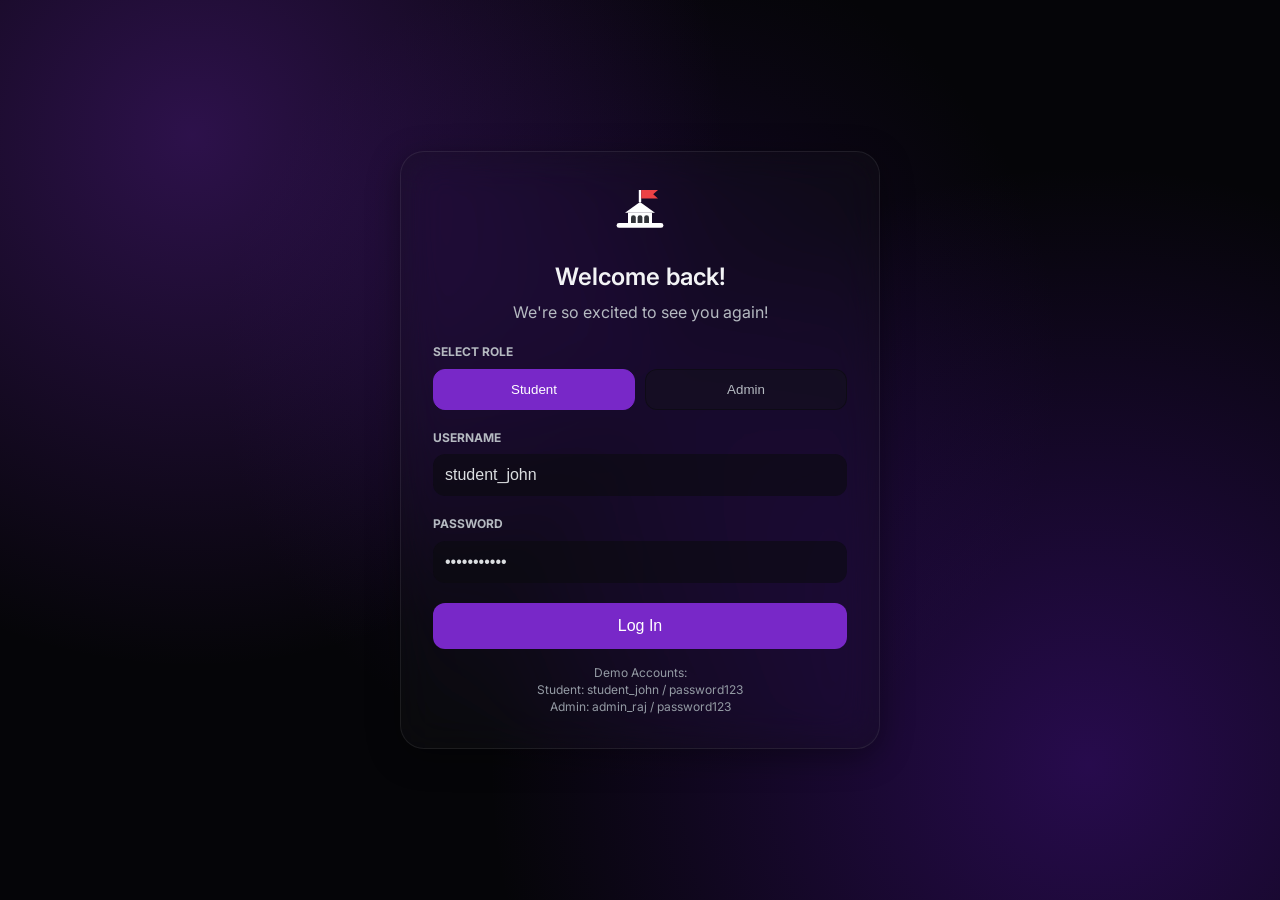
<file: index.html>
<!DOCTYPE html>
<html lang="en">

<head>
  <meta charset="UTF-8">
  <meta name="viewport" content="width=device-width, initial-scale=1.0">
  <title>CampusDrive - Login</title>
  <link href="https://fonts.googleapis.com/css2?family=Inter:wght@400;500;600;700&display=swap" rel="stylesheet">
  <link rel="stylesheet" href="style.css">
</head>

<body>
  <div class="login-wrapper">
    <div class="login-box">
      <div class="login-header">
        <svg viewBox="0 0 100 100" xmlns="http://www.w3.org/2000/svg" width="60" height="60"
          style="margin-bottom: 10px;">
          <path d="M 15 65 L 85 65 A 4 4 0 0 1 85 73 L 15 73 A 4 4 0 0 1 15 65 Z" fill="#ffffff" />
          <rect x="30" y="48" width="40" height="17" fill="#ffffff" />
          <path d="M 35 65 L 35 56 A 4 4 0 0 1 43 56 L 43 65 Z" fill="#313338" />
          <path d="M 46 65 L 46 56 A 4 4 0 0 1 54 56 L 54 65 Z" fill="#313338" />
          <path d="M 57 65 L 57 56 A 4 4 0 0 1 65 56 L 65 65 Z" fill="#313338" />
          <polygon points="25,48 50,30 75,48" fill="#ffffff" />
          <rect x="48" y="10" width="4" height="20" fill="#ffffff" />
          <path d="M 52 10 L 80 10 L 72 17 L 80 24 L 52 24 Z" fill="#ed4245" />
        </svg>
        <h1>Welcome back!</h1>
        <p>We're so excited to see you again!</p>
      </div>

      <form id="loginForm">
        <div class="input-group">
          <label>Select Role</label>
          <div class="role-selector">
            <button type="button" class="role-btn active" data-role="student">Student</button>
            <button type="button" class="role-btn" data-role="admin">Admin</button>
          </div>
        </div>

        <div class="input-group">
          <label for="username">USERNAME</label>
          <input type="text" id="username" required autocomplete="off" value="student_john">
        </div>

        <div class="input-group">
          <label for="password">PASSWORD</label>
          <input type="password" id="password" required value="password123">
        </div>

        <button type="submit" class="login-btn">Log In</button>

        <p class="demo-hint">
          Demo Accounts:<br>
          Student: student_john / password123<br>
          Admin: admin_raj / password123
        </p>
      </form>
    </div>
  </div>

  <script src="data.js"></script>
  <script>
    document.addEventListener('DOMContentLoaded', () => {
      // Check if already logged in
      if (DataStorage.getCurrentUser()) {
        window.location.href = 'app.html';
      }

      const roleBtns = document.querySelectorAll('.role-btn');
      const usernameInput = document.getElementById('username');
      let currentRole = 'student';

      roleBtns.forEach(btn => {
        btn.addEventListener('click', (e) => {
          roleBtns.forEach(b => b.classList.remove('active'));
          e.target.classList.add('active');
          currentRole = e.target.dataset.role;

          if (currentRole === 'student') {
            usernameInput.value = 'student_john';
          } else {
            usernameInput.value = 'admin_raj';
          }
        });
      });

      document.getElementById('loginForm').addEventListener('submit', (e) => {
        e.preventDefault();
        const username = usernameInput.value;
        const password = document.getElementById('password').value; // Ignored for demo

        const users = JSON.parse(localStorage.getItem('campusdrive_users') || '[]');
        const user = users.find(u => u.username === username);

        if (user) {
          DataStorage.setCurrentUser(user.id);
          window.location.href = 'app.html';
        } else {
          alert('Invalid login credentials. Please use the demo accounts.');
        }
      });
    });
  </script>
</body>

</html>
</file>
<file: style.css>
:root {
  /* Glassmorphism Theme Colors */
  --bg-primary: rgba(20, 20, 25, 0.35);
  --bg-secondary: rgba(20, 20, 25, 0.45);
  --bg-secondary-alt: rgba(20, 20, 25, 0.55);
  --bg-tertiary: rgba(10, 10, 15, 0.6);
  --glass-border: 1px solid rgba(255, 255, 255, 0.08);
  --glass-shadow: 0 8px 32px 0 rgba(0, 0, 0, 0.37);
  --glass-blur: blur(20px) saturate(150%);

  --bg-modifier-hover: rgba(255, 255, 255, 0.1);
  --bg-modifier-active: rgba(255, 255, 255, 0.12);
  --bg-modifier-selected: rgba(255, 255, 255, 0.08);
  --bg-brand: #5865f2;
  --text-normal: #dbdee1;
  --text-muted: #949ba4;
  --text-link: #00a8fc;
  --interactive-normal: #b5bac1;
  --interactive-hover: #dbdee1;
  --interactive-active: #ffffff;
  --interactive-muted: #4e5058;
  --header-primary: #f2f3f5;
  --header-secondary: #b5bac1;
  --channel-icon: #80848e;
  --scrollbar-thin-thumb: #1a1b1e;
  --scrollbar-thin-track: transparent;
  --scrollbar-auto-thumb: #1a1b1e;
  --scrollbar-auto-track: #2b2d31;

  --brand-experiment: #7828c8;
  --brand-experiment-hover: #6a20b6;
  --brand-experiment-active: #5c18a3;
  --danger: #da373c;
  --success: #23a559;
}

* {
  box-sizing: border-box;
  margin: 0;
  padding: 0;
}

body {
  font-family: 'Inter', 'gg sans', sans-serif;
  background-color: #050508;
  background-image:
    radial-gradient(circle at 15% 15%, rgba(120, 40, 200, 0.35) 0%, transparent 40%),
    radial-gradient(circle at 85% 85%, rgba(90, 20, 180, 0.4) 0%, transparent 45%),
    radial-gradient(circle at 50% 40%, rgba(60, 15, 120, 0.3) 0%, transparent 50%);
  background-attachment: fixed;
  color: var(--text-normal);
  line-height: 1.4;
  overflow: hidden;
  height: 100vh;
  display: flex;
}

a {
  color: var(--text-link);
  text-decoration: none;
}

a:hover {
  text-decoration: underline;
}

/* Custom Scrollbar */
::-webkit-scrollbar {
  width: 8px;
  height: 8px;
}

::-webkit-scrollbar-thumb {
  background-color: var(--scrollbar-thin-thumb);
  border-radius: 4px;
}

::-webkit-scrollbar-track {
  background-color: var(--scrollbar-thin-track);
}

/* Login Page Styles */
.login-wrapper {
  display: flex;
  width: 100vw;
  height: 100vh;
  justify-content: center;
  align-items: center;
  background: transparent;
}

.login-box {
  background-color: var(--bg-primary);
  backdrop-filter: var(--glass-blur);
  -webkit-backdrop-filter: var(--glass-blur);
  border: var(--glass-border);
  padding: 32px;
  border-radius: 24px;
  box-shadow: var(--glass-shadow);
  width: 480px;
  max-width: 90%;
}

.login-header {
  text-align: center;
  margin-bottom: 20px;
}

.login-header h1 {
  color: var(--header-primary);
  font-size: 24px;
  font-weight: 600;
  margin-bottom: 8px;
}

.login-header p {
  color: var(--header-secondary);
  font-size: 16px;
}

.input-group {
  margin-bottom: 20px;
}

.input-group label {
  display: block;
  color: var(--header-secondary);
  font-size: 12px;
  font-weight: 700;
  text-transform: uppercase;
  margin-bottom: 8px;
}

.input-group input {
  width: 100%;
  padding: 12px;
  background-color: var(--bg-tertiary);
  border: none;
  border-radius: 12px;
  color: var(--text-normal);
  font-size: 16px;
  outline: none;
}

.input-group input:focus {
  outline: 1px solid var(--text-link);
}

.role-selector {
  display: flex;
  gap: 10px;
  margin-bottom: 20px;
}

.role-btn {
  flex: 1;
  padding: 12px;
  background-color: var(--bg-secondary);
  border: 1px solid var(--bg-tertiary);
  color: var(--interactive-normal);
  border-radius: 12px;
  cursor: pointer;
  font-weight: 500;
  transition: all 0.2s;
}

.role-btn.active {
  background-color: var(--brand-experiment);
  color: white;
  border-color: var(--brand-experiment);
}

.login-btn {
  width: 100%;
  padding: 14px;
  background-color: var(--brand-experiment);
  color: white;
  border: none;
  border-radius: 12px;
  font-size: 16px;
  font-weight: 500;
  cursor: pointer;
  transition: background-color 0.2s;
}

.login-btn:hover {
  background-color: var(--brand-experiment-hover);
}

.demo-hint {
  margin-top: 16px;
  font-size: 12px;
  color: var(--text-muted);
  text-align: center;
}

/* App Layout */
.app-container {
  display: flex;
  width: 100vw;
  height: 100vh;
}

/* Servers Sidebar (Groups) */
.servers-sidebar {
  width: 72px;
  background-color: rgba(255, 255, 255, 0.05);
  backdrop-filter: blur(40px) saturate(200%);
  -webkit-backdrop-filter: blur(40px) saturate(200%);
  border: 1px solid rgba(255, 255, 255, 0.15);
  border-radius: 16px;
  box-shadow: 0 12px 40px rgba(0, 0, 0, 0.3);
  margin: 16px 12px;
  height: calc(100vh - 32px);
  box-sizing: border-box;
  display: flex;
  flex-direction: column;
  align-items: center;
  padding-top: 16px;
  gap: 12px;
  overflow-y: auto;
  z-index: 10;
}

.servers-sidebar::-webkit-scrollbar {
  display: none;
}

.server-icon {
  width: 48px;
  height: 48px;
  background-color: var(--bg-primary);
  border-radius: 50%;
  display: flex;
  justify-content: center;
  align-items: center;
  color: var(--text-normal);
  font-size: 20px;
  cursor: pointer;
  transition: all 0.2s ease;
  position: relative;
}

.server-icon:hover,
.server-icon.active {
  border-radius: 16px;
  background-color: var(--brand-experiment);
  color: white;
}

.server-icon.active::before {
  content: '';
  position: absolute;
  left: -12px;
  top: 4px;
  width: 4px;
  height: 40px;
  background-color: var(--header-primary);
  border-radius: 0 8px 8px 0;
}

.server-separator {
  width: 32px;
  height: 2px;
  background-color: var(--bg-modifier-active);
  border-radius: 1px;
}

/* Channels Sidebar */
.channels-sidebar {
  width: 240px;
  background-color: rgba(20, 20, 25, 0.45);
  backdrop-filter: blur(40px) saturate(200%);
  -webkit-backdrop-filter: blur(40px) saturate(200%);
  border: 1px solid rgba(255, 255, 255, 0.1);
  border-radius: 24px;
  margin: 16px 0;
  height: calc(100vh - 32px);
  box-sizing: border-box;
  display: flex;
  flex-direction: column;
  z-index: 9;
  box-shadow: 0 12px 40px rgba(0, 0, 0, 0.2);
}

.server-header {
  height: 60px;
  padding: 0 20px;
  display: flex;
  align-items: center;
  border-bottom: 1px solid rgba(255, 255, 255, 0.05);
  cursor: pointer;
  border-radius: 24px 24px 0 0;
}

.server-header h2 {
  font-size: 15px;
  font-weight: 600;
  color: var(--header-primary);
  white-space: nowrap;
  overflow: hidden;
  text-overflow: ellipsis;
}

.channels-list {
  flex: 1;
  overflow-y: auto;
  padding: 12px 8px;
}

.channel-category {
  font-size: 12px;
  font-weight: 600;
  color: var(--channels-default);
  text-transform: uppercase;
  padding: 16px 8px 4px 8px;
  display: flex;
  align-items: center;
}

.channel-category i {
  margin-right: 4px;
  font-size: 10px;
}

.channel-item {
  display: flex;
  align-items: center;
  padding: 8px 10px;
  margin: 4px 0;
  border-radius: 10px;
  color: var(--channel-icon);
  cursor: pointer;
}

.channel-item:hover {
  background-color: var(--bg-modifier-hover);
  color: var(--interactive-hover);
}

.channel-item.active {
  background-color: var(--bg-modifier-selected);
  color: var(--interactive-active);
}

.channel-item i {
  margin-right: 8px;
  font-size: 16px;
}

.channel-item span {
  font-size: 15px;
  font-weight: 500;
}

/* User Panel */
.user-panel {
  height: 64px;
  background-color: rgba(255, 255, 255, 0.05);
  backdrop-filter: blur(20px) saturate(150%);
  -webkit-backdrop-filter: blur(20px) saturate(150%);
  border: 1px solid rgba(255, 255, 255, 0.1);
  border-radius: 16px;
  padding: 0 12px;
  margin: 12px;
  display: flex;
  align-items: center;
  justify-content: space-between;
  box-shadow: 0 4px 12px rgba(0, 0, 0, 0.2);
}

.user-info {
  display: flex;
  align-items: center;
  gap: 12px;
  padding: 6px;
  border-radius: 12px;
  cursor: pointer;
}

.user-info:hover {
  background-color: var(--bg-modifier-hover);
}

.avatar {
  width: 32px;
  height: 32px;
  border-radius: 50%;
  background-color: var(--brand-experiment);
  display: flex;
  justify-content: center;
  align-items: center;
  color: white;
  font-weight: bold;
}

.user-details .username {
  font-size: 14px;
  font-weight: 600;
  color: var(--header-primary);
  line-height: 1.2;
}

.user-details .status {
  font-size: 12px;
  color: var(--header-secondary);
  line-height: 1.2;
}

.user-actions {
  display: flex;
}

.action-btn {
  width: 32px;
  height: 32px;
  display: flex;
  justify-content: center;
  align-items: center;
  border-radius: 10px;
  color: var(--interactive-normal);
  cursor: pointer;
}

.action-btn:hover {
  background-color: var(--bg-modifier-hover);
  color: var(--interactive-hover);
}

/* Main Chat Area */
.main-chat {
  flex: 1;
  display: flex;
  flex-direction: column;
  background-color: rgba(20, 20, 25, 0.35);
  backdrop-filter: blur(40px) saturate(200%);
  -webkit-backdrop-filter: blur(40px) saturate(200%);
  border: 1px solid rgba(255, 255, 255, 0.1);
  border-radius: 24px;
  margin: 16px 16px 16px 12px;
  height: calc(100vh - 32px);
  box-sizing: border-box;
  min-width: 0;
  box-shadow: 0 12px 40px rgba(0, 0, 0, 0.2);
}

.chat-header {
  height: 60px;
  padding: 0 20px;
  display: flex;
  align-items: center;
  border-bottom: 1px solid rgba(255, 255, 255, 0.05);
  justify-content: space-between;
  border-radius: 24px 24px 0 0;
}

.chat-title {
  display: flex;
  align-items: center;
  gap: 8px;
  color: var(--header-primary);
}

.chat-title i {
  color: var(--channel-icon);
  font-size: 20px;
}

.chat-title h3 {
  font-size: 16px;
  font-weight: 600;
}

.chat-header-actions {
  display: flex;
  align-items: center;
  gap: 16px;
}

.search-bar {
  background-color: var(--bg-tertiary);
  border-radius: 99px;
  display: flex;
  align-items: center;
  padding: 4px 12px;
  width: 144px;
  height: 28px;
  transition: width 0.2s;
}

.search-bar:focus-within {
  width: 240px;
}

.search-bar input {
  background: transparent;
  border: none;
  color: var(--text-normal);
  font-size: 14px;
  width: 100%;
  outline: none;
}

.search-bar i {
  color: var(--interactive-normal);
  font-size: 14px;
}

.messages-area {
  flex: 1;
  overflow-y: auto;
  padding: 16px 0;
  display: flex;
  flex-direction: column;
}

.message {
  padding: 12px 16px 12px 72px;
  position: relative;
  margin: 12px 16px;
  border-radius: 16px;
  background-color: var(--bg-primary);
  backdrop-filter: var(--glass-blur);
  -webkit-backdrop-filter: var(--glass-blur);
  border: var(--glass-border);
  box-shadow: 0 4px 12px rgba(0, 0, 0, 0.1);
  transition: background-color 0.2s;
}

.message:hover {
  background-color: var(--bg-secondary);
}

.message-avatar {
  position: absolute;
  left: 16px;
  top: 12px;
  width: 40px;
  height: 40px;
  border-radius: 50%;
  background-color: var(--brand-experiment);
  display: flex;
  justify-content: center;
  align-items: center;
  color: white;
  font-weight: bold;
  font-size: 18px;
  cursor: pointer;
}

.message-header {
  display: flex;
  align-items: baseline;
  gap: 8px;
  margin-bottom: 4px;
}

.message-author {
  font-size: 16px;
  font-weight: 500;
  color: var(--header-primary);
  cursor: pointer;
}

.message-author:hover {
  text-decoration: underline;
}

.message-timestamp {
  font-size: 12px;
  color: var(--text-muted);
}

.message-content {
  color: var(--text-normal);
  font-size: 15px;
  line-height: 1.375rem;
  white-space: pre-wrap;
}

.message-content a {
  color: var(--text-link);
}

.message-embed {
  margin-top: 8px;
  max-width: 520px;
  border-left: 4px solid var(--brand-experiment);
  background-color: var(--bg-secondary);
  border-radius: 16px;
  padding: 16px;
}

.message-embed-title {
  font-weight: 600;
  color: var(--header-primary);
  margin-bottom: 4px;
}

.message-embed-description {
  font-size: 14px;
  color: var(--text-normal);
}

.message-actions {
  position: absolute;
  top: -16px;
  right: 16px;
  background-color: var(--bg-primary);
  border: 1px solid var(--bg-tertiary);
  border-radius: 12px;
  display: none;
  box-shadow: 0 0 0 1px rgba(4, 4, 5, 0.15), 0 4px 4px rgba(0, 0, 0, 0.16);
}

.message:hover .message-actions {
  display: flex;
}

.msg-action-btn {
  padding: 6px 8px;
  color: var(--interactive-normal);
  cursor: pointer;
}

.msg-action-btn:hover {
  background-color: var(--bg-modifier-hover);
  color: var(--interactive-hover);
}

/* Chat Input Area (Admin Only) */
.chat-input-wrapper {
  padding: 0 16px 24px;
}

.chat-input-container {
  background-color: var(--bg-tertiary);
  border: var(--glass-border);
  border-radius: 20px;
  padding: 12px 20px;
  display: flex;
  align-items: flex-start;
  gap: 12px;
}

.attach-btn {
  color: var(--interactive-normal);
  cursor: pointer;
  padding: 4px;
  margin-top: 2px;
}

.attach-btn:hover {
  color: var(--interactive-hover);
}

.chat-input {
  flex: 1;
  background: transparent;
  border: none;
  color: var(--text-normal);
  font-size: 15px;
  line-height: 1.375rem;
  outline: none;
  resize: none;
  min-height: 44px;
  max-height: 50vh;
  padding-top: 6px;
  font-family: inherit;
}

/* Modals */
.modal-overlay {
  position: fixed;
  top: 0;
  left: 0;
  right: 0;
  bottom: 0;
  background-color: rgba(0, 0, 0, 0.7);
  display: flex;
  justify-content: center;
  align-items: center;
  z-index: 1000;
  opacity: 0;
  pointer-events: none;
  transition: opacity 0.2s;
}

.modal-overlay.active {
  opacity: 1;
  pointer-events: auto;
}

.modal-content {
  background-color: var(--bg-secondary);
  backdrop-filter: var(--glass-blur);
  -webkit-backdrop-filter: var(--glass-blur);
  border: var(--glass-border);
  width: 440px;
  border-radius: 24px;
  box-shadow: var(--glass-shadow);
  transform: scale(0.95);
  transition: transform 0.2s;
  display: flex;
  flex-direction: column;
}

.modal-overlay.active .modal-content {
  transform: scale(1);
}

.modal-header {
  padding: 16px;
  display: flex;
  justify-content: space-between;
  align-items: center;
}

.modal-header h2 {
  font-size: 20px;
  font-weight: 600;
  color: var(--header-primary);
}

.close-modal {
  color: var(--interactive-normal);
  cursor: pointer;
}

.close-modal:hover {
  color: var(--interactive-hover);
}

.modal-body {
  padding: 0 16px 16px;
  overflow-y: auto;
  max-height: 60vh;
}

.modal-footer {
  padding: 16px;
  background-color: var(--bg-secondary);
  border-radius: 0 0 24px 24px;
  display: flex;
  justify-content: flex-end;
  gap: 8px;
}

.btn {
  padding: 10px 20px;
  border-radius: 12px;
  font-size: 14px;
  font-weight: 500;
  cursor: pointer;
  border: none;
}

.btn-primary {
  background-color: var(--brand-experiment);
  color: white;
}

.btn-primary:hover {
  background-color: var(--brand-experiment-hover);
}

.btn-secondary {
  background-color: transparent;
  color: var(--text-normal);
}

.btn-secondary:hover {
  text-decoration: underline;
}

.btn-danger {
  background-color: var(--danger);
  color: white;
}

.form-group {
  margin-bottom: 16px;
}

.form-group label {
  display: block;
  color: var(--header-secondary);
  font-size: 12px;
  font-weight: 700;
  text-transform: uppercase;
  margin-bottom: 8px;
}

.form-group input,
.form-group select,
.form-group textarea {
  width: 100%;
  padding: 12px;
  background-color: var(--bg-tertiary);
  border: none;
  border-radius: 12px;
  color: var(--text-normal);
  font-size: 16px;
  outline: none;
  font-family: inherit;
}

.form-group textarea {
  resize: vertical;
  min-height: 100px;
}

.hidden {
  display: none !important;
}

.empty-state {
  display: flex;
  flex-direction: column;
  align-items: center;
  justify-content: center;
  height: 100%;
  color: var(--text-muted);
  gap: 16px;
}

.empty-state i {
  font-size: 48px;
}

.empty-state h3 {
  color: var(--header-primary);
}

/* Markdown Styles */
.markdown-body h1,
.markdown-body h2,
.markdown-body h3 {
  margin-top: 16px;
  margin-bottom: 8px;
  color: var(--header-primary);
}

.markdown-body p {
  margin-bottom: 8px;
}

.markdown-body ul,
.markdown-body ol {
  margin-left: 24px;
  margin-bottom: 8px;
}

.markdown-body blockquote {
  border-left: 4px solid var(--interactive-muted);
  padding-left: 12px;
  color: var(--text-muted);
}

.markdown-body code {
  background-color: var(--bg-secondary);
  padding: 2px 4px;
  border-radius: 6px;
  font-family: monospace;
}

/* Notifications UI */
.notification-wrapper {
  position: relative;
  display: flex;
  align-items: center;
}

.notification-badge {
  position: absolute;
  top: -4px;
  right: -6px;
  background-color: var(--danger);
  color: white;
  font-size: 10px;
  font-weight: 700;
  padding: 2px 4px;
  border-radius: 12px;
  border: 2px solid var(--bg-primary);
  line-height: 1;
}

.notification-dropdown {
  position: absolute;
  top: 32px;
  right: 0;
  width: 320px;
  max-height: 400px;
  background-color: var(--bg-secondary);
  backdrop-filter: var(--glass-blur);
  -webkit-backdrop-filter: var(--glass-blur);
  border: var(--glass-border);
  border-radius: 20px;
  box-shadow: var(--glass-shadow);
  z-index: 100;
  display: flex;
  flex-direction: column;
}

.notification-dropdown-header {
  padding: 16px;
  border-bottom: 1px solid var(--bg-modifier-active);
  display: flex;
  justify-content: space-between;
  align-items: center;
}

.notification-dropdown-header h3 {
  font-size: 16px;
  font-weight: 600;
  color: var(--header-primary);
}

.notification-dropdown-header span {
  font-size: 12px;
  color: var(--text-link);
  cursor: pointer;
}

.notification-dropdown-header span:hover {
  text-decoration: underline;
}

.notification-list {
  overflow-y: auto;
  max-height: 340px;
}

.notification-item {
  padding: 12px 16px;
  border-bottom: 1px solid var(--bg-modifier-active);
  cursor: pointer;
  display: flex;
  gap: 12px;
  transition: background 0.2s;
}

.notification-item:hover {
  background-color: var(--bg-modifier-hover);
}

.notification-item.unread {
  background-color: rgba(64, 160, 214, 0.1);
}

.notification-item-icon {
  width: 32px;
  height: 32px;
  border-radius: 50%;
  background-color: var(--brand-experiment);
  color: white;
  display: flex;
  align-items: center;
  justify-content: center;
  flex-shrink: 0;
}

.notification-item-content {
  flex: 1;
}

.notification-item-text {
  font-size: 14px;
  color: var(--text-normal);
  line-height: 1.3;
}

.notification-item-text strong {
  color: var(--header-primary);
}

.notification-item-time {
  font-size: 12px;
  color: var(--text-muted);
  margin-top: 4px;
}

.no-notifications {
  padding: 24px;
  text-align: center;
  color: var(--text-muted);
  font-size: 14px;
}
</file>
